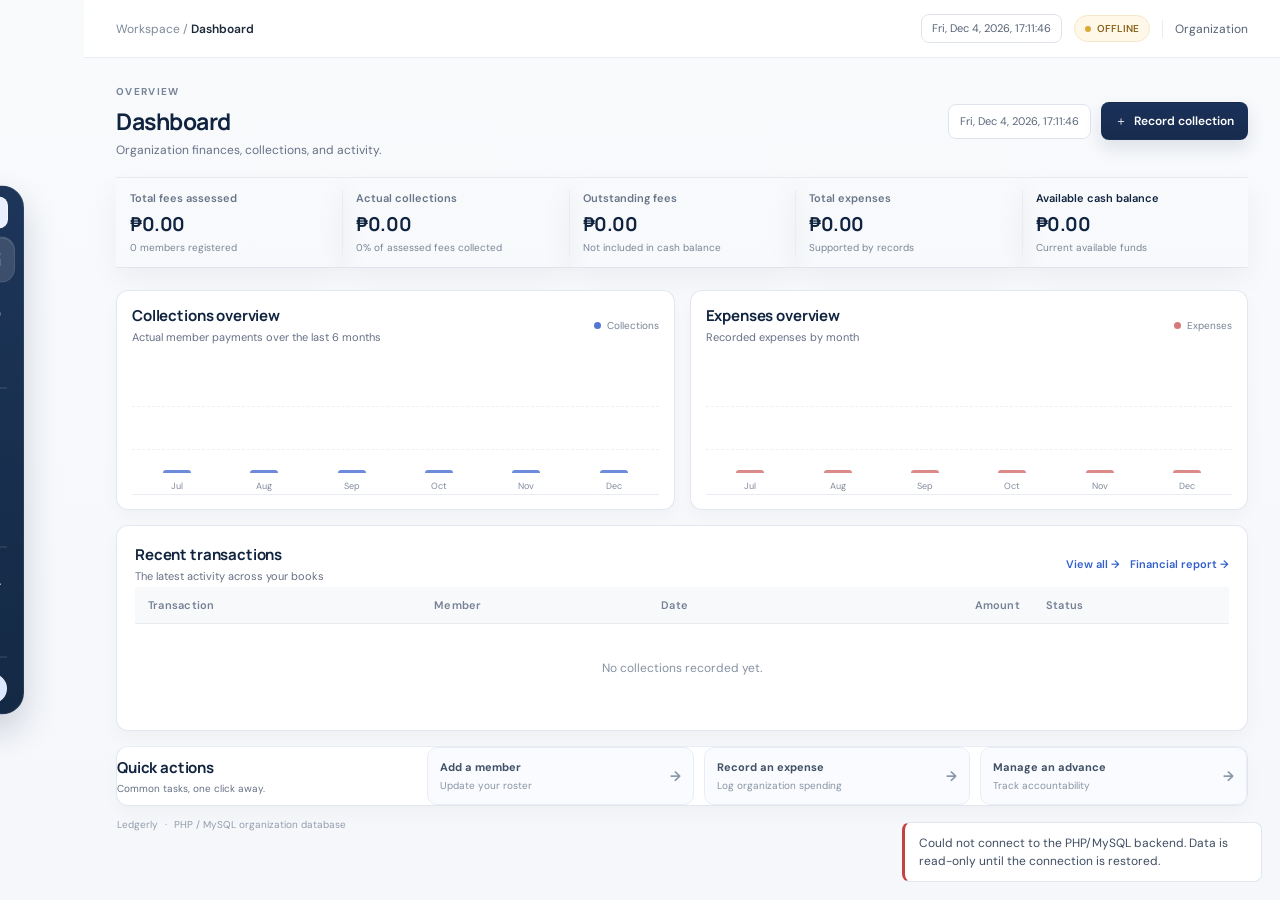
<file: index.html>
<!doctype html>
<html lang="en">
<head>
  <meta charset="utf-8">
  <meta name="viewport" content="width=device-width, initial-scale=1">
  <meta name="theme-color" content="#f5f7fb">
  <meta name="description" content="A school organization accounting dashboard backed by PHP and MySQL.">
  <title>Dashboard · Ledgerly</title>
  <link rel="stylesheet" href="assets/css/style.css">
</head>
<body data-page="dashboard">
  <div class="app-layout">
    <aside class="sidebar" id="sidebar"></aside>
    <div class="app-main">
      <header class="topbar" id="topbar"></header>
      <main class="page-content" id="page-content">
        <section class="page-heading">
          <div><p class="eyebrow">OVERVIEW</p><h1>Dashboard</h1><p class="muted">Organization finances, collections, and activity.</p></div>
          <div class="heading-actions"><span class="date-pill" id="today-label"></span><a class="button button-primary" href="pages/collections.html"><span aria-hidden="true">＋</span> Record collection</a></div>
        </section>
        <section class="metric-grid dashboard-metrics" aria-label="Financial summary">
          <article class="metric-card"><div class="metric-top"><span>Total fees assessed</span><span class="metric-icon icon-blue">₱</span></div><strong id="metric-assessed">—</strong><small>Membership fees for all members</small><div class="metric-foot"><span class="dot dot-blue"></span><span>0 members registered</span></div></article>
          <article class="metric-card"><div class="metric-top"><span>Actual collections</span><span class="metric-icon icon-green">↗</span></div><strong id="metric-collected">—</strong><small>Cash received from members</small><div class="metric-foot"><span class="dot dot-green"></span><span id="collection-rate">—</span></div></article>
          <article class="metric-card"><div class="metric-top"><span>Outstanding fees</span><span class="metric-icon icon-amber">◷</span></div><strong id="metric-outstanding">—</strong><small>Assessed but not yet collected</small><div class="metric-foot"><span class="dot dot-amber"></span><span>Not included in cash balance</span></div></article>
          <article class="metric-card"><div class="metric-top"><span>Total expenses</span><span class="metric-icon icon-red">↘</span></div><strong id="metric-expenses">—</strong><small>Including liquidated advances</small><div class="metric-foot"><span class="dot dot-red"></span><span>Supported by records</span></div></article>
          <article class="metric-card metric-card-featured"><div class="metric-top"><span>Available cash balance</span><span class="metric-icon icon-white">₱</span></div><strong id="metric-cash">—</strong><small>Collections less expenses and outstanding advances</small><div class="metric-foot"><span class="dot dot-white"></span><span>Current available funds</span></div></article>
        </section>
        <section class="dashboard-grid">
          <article class="panel chart-panel"><div class="panel-heading"><div><h2>Collections overview</h2><p class="muted">Actual member payments over the last 6 months</p></div><span class="legend"><i class="legend-dot collection-dot"></i> Collections</span></div><div class="bar-chart" id="collection-chart" role="img" aria-label="Monthly collections bar chart"></div></article>
          <article class="panel chart-panel"><div class="panel-heading"><div><h2>Expenses overview</h2><p class="muted">Recorded expenses by month</p></div><span class="legend"><i class="legend-dot expense-dot"></i> Expenses</span></div><div class="bar-chart" id="expense-chart" role="img" aria-label="Monthly expenses bar chart"></div></article>
        </section>
        <section class="dashboard-grid lower-grid">
          <article class="panel"><div class="panel-heading"><div><h2>Recent transactions</h2><p class="muted">The latest activity across your books</p></div><div class="heading-actions"><a class="text-link" href="pages/collections.html">View all <span aria-hidden="true">→</span></a><a class="text-link" href="pages/reports.html">Financial report <span aria-hidden="true">→</span></a></div></div><div class="table-wrap"><table><thead><tr><th>Transaction</th><th>Member</th><th>Date</th><th class="align-right">Amount</th><th>Status</th></tr></thead><tbody id="recent-transactions"></tbody></table></div></article>
        </section>
        <section class="panel quick-actions"><div><h2>Quick actions</h2><p class="muted">Common tasks, one click away.</p></div><div class="quick-action-list"><a href="pages/members.html"><span class="quick-icon">＋</span><span><strong>Add a member</strong><small>Update your roster</small></span><b>→</b></a><a href="pages/expenses.html"><span class="quick-icon quick-icon-red">−</span><span><strong>Record an expense</strong><small>Log organization spending</small></span><b>→</b></a><a href="pages/cash-advances.html"><span class="quick-icon quick-icon-amber">↗</span><span><strong>Manage an advance</strong><small>Track accountability</small></span><b>→</b></a></div></section>
        <footer class="page-footer">Ledgerly <span>·</span> PHP / MySQL organization database</footer>
      </main>
    </div>
  </div>
  <div id="toast-region" class="toast-region" aria-live="polite" aria-atomic="true"></div>
  <dialog id="app-modal" class="app-modal" aria-labelledby="modal-title"><div class="modal-content" id="modal-content"></div></dialog>
  <script src="assets/js/data.js"></script><script src="assets/js/app.js"></script><script src="assets/js/dashboard.js"></script>
</body>
</html>
</file>
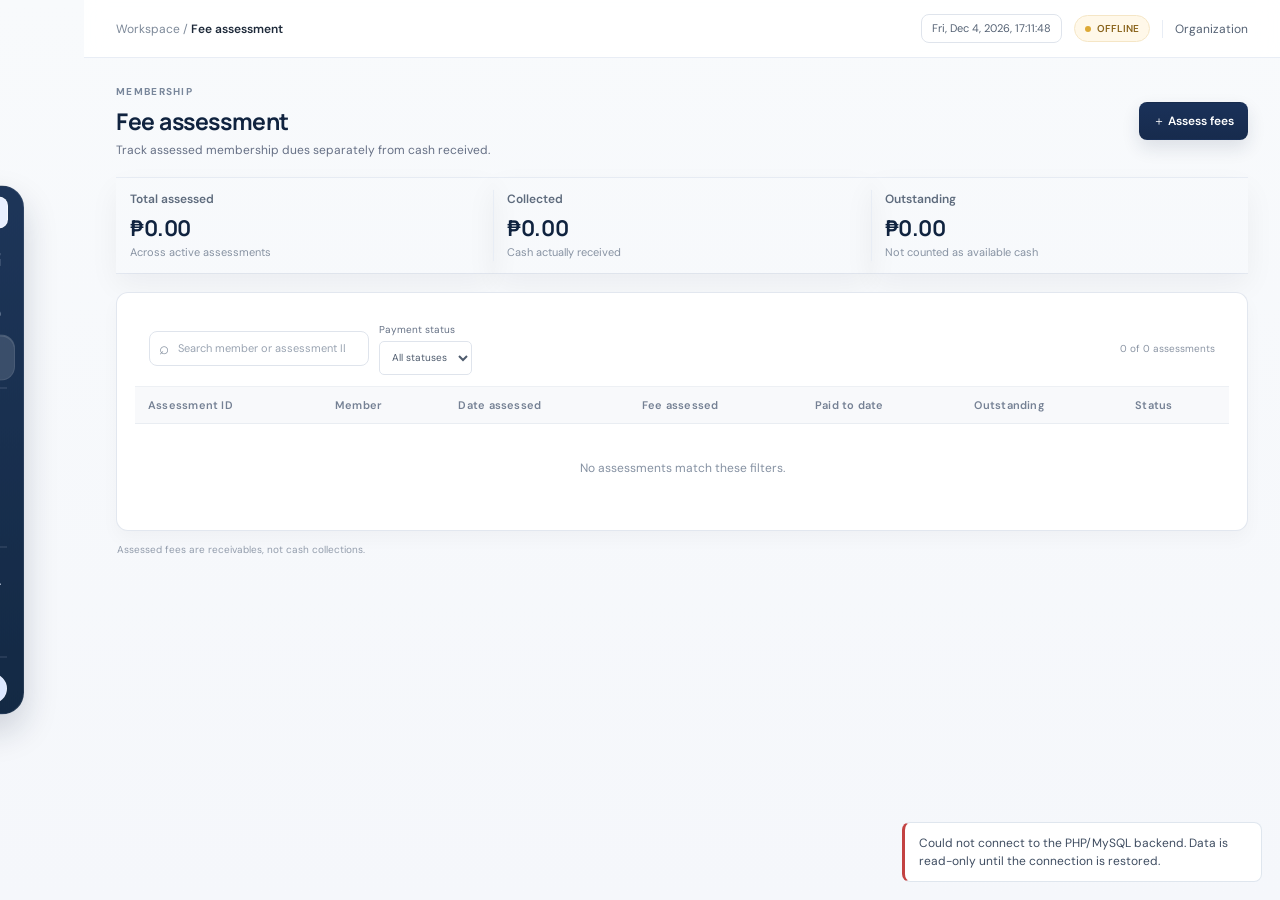
<file: pages/assessments.html>
<!doctype html>
<html lang="en">
<head><meta charset="utf-8"><meta name="viewport" content="width=device-width, initial-scale=1"><meta name="theme-color" content="#f5f7fb"><title>Fee Assessment · Ledgerly</title><link rel="stylesheet" href="../assets/css/style.css"></head>
<body data-page="assessments">
  <div class="app-layout"><aside class="sidebar" id="sidebar"></aside><div class="app-main"><header class="topbar" id="topbar"></header><main class="page-content" id="page-content">
    <section class="page-heading"><div><p class="eyebrow">MEMBERSHIP</p><h1>Fee assessment</h1><p class="muted">Track assessed membership dues separately from cash received.</p></div><button class="button button-primary" data-action="assess-fees">＋ Assess fees</button></section>
    <section class="metric-grid metric-grid-compact"><article class="metric-card"><div class="metric-top"><span>Total assessed</span><span class="metric-icon icon-blue">₱</span></div><strong id="assessment-total">—</strong><small>Across active assessments</small></article><article class="metric-card"><div class="metric-top"><span>Collected</span><span class="metric-icon icon-green">✓</span></div><strong id="assessment-paid">—</strong><small>Cash actually received</small></article><article class="metric-card"><div class="metric-top"><span>Outstanding</span><span class="metric-icon icon-amber">◷</span></div><strong id="assessment-due">—</strong><small>Not counted as available cash</small></article></section>
    <section class="panel"><div class="toolbar"><div class="search-field"><span aria-hidden="true">⌕</span><input id="assessment-search" type="search" placeholder="Search member or assessment ID" aria-label="Search assessments"></div><label class="filter-label">Payment status<select id="assessment-filter"><option value="">All statuses</option><option value="Paid">Paid</option><option value="Unpaid">Unpaid</option><option value="Partial">Partial</option></select></label><span class="toolbar-count" id="assessment-count"></span></div><div class="table-wrap"><table><thead><tr><th>Assessment ID</th><th>Member</th><th>Date assessed</th><th>Fee assessed</th><th>Paid to date</th><th>Outstanding</th><th>Status</th></tr></thead><tbody id="assessments-table"></tbody></table></div><div class="empty-state hidden" id="assessments-empty">No assessments match these filters.</div></section><footer class="page-footer">Assessed fees are receivables, not cash collections.</footer>
  </main></div></div><div id="toast-region" class="toast-region" aria-live="polite" aria-atomic="true"></div><dialog id="app-modal" class="app-modal" aria-labelledby="modal-title"><div class="modal-content" id="modal-content"></div></dialog>
  <script src="../assets/js/data.js"></script><script src="../assets/js/app.js"></script><script src="../assets/js/assessments.js"></script>
</body></html>
</file>
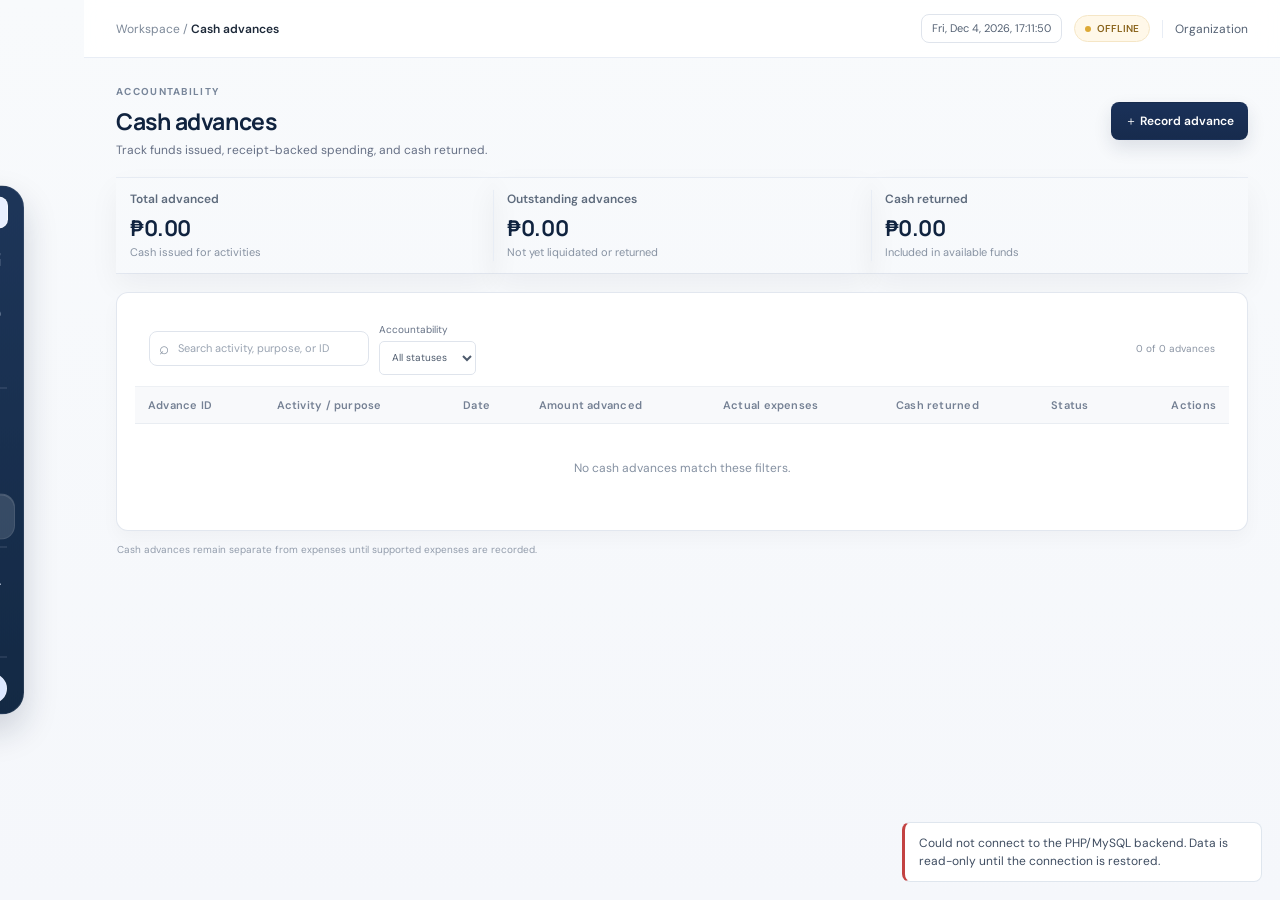
<file: pages/cash-advances.html>
<!doctype html>
<html lang="en">
<head><meta charset="utf-8"><meta name="viewport" content="width=device-width, initial-scale=1"><meta name="theme-color" content="#f5f7fb"><title>Cash Advances · Ledgerly</title><link rel="stylesheet" href="../assets/css/style.css"></head>
<body data-page="cash-advances">
  <div class="app-layout"><aside class="sidebar" id="sidebar"></aside><div class="app-main"><header class="topbar" id="topbar"></header><main class="page-content" id="page-content">
    <section class="page-heading"><div><p class="eyebrow">ACCOUNTABILITY</p><h1>Cash advances</h1><p class="muted">Track funds issued, receipt-backed spending, and cash returned.</p></div><button class="button button-primary" data-action="add-advance">＋ Record advance</button></section>
    <section class="metric-grid metric-grid-compact"><article class="metric-card"><div class="metric-top"><span>Total advanced</span><span class="metric-icon icon-blue">₱</span></div><strong id="advance-total">—</strong><small>Cash issued for activities</small></article><article class="metric-card"><div class="metric-top"><span>Outstanding advances</span><span class="metric-icon icon-amber">◷</span></div><strong id="advance-outstanding">—</strong><small>Not yet liquidated or returned</small></article><article class="metric-card"><div class="metric-top"><span>Cash returned</span><span class="metric-icon icon-green">↩</span></div><strong id="advance-returned">—</strong><small>Included in available funds</small></article></section>
    <section class="panel"><div class="toolbar"><div class="search-field"><span aria-hidden="true">⌕</span><input id="advance-search" type="search" placeholder="Search activity, purpose, or ID" aria-label="Search cash advances"></div><label class="filter-label">Accountability<select id="advance-filter"><option value="">All statuses</option><option value="Settled">Settled</option><option value="Outstanding">Outstanding</option><option value="Overdrawn">Overdrawn</option></select></label><span class="toolbar-count" id="advance-count"></span></div><div class="table-wrap"><table><thead><tr><th>Advance ID</th><th>Activity / purpose</th><th>Date</th><th>Amount advanced</th><th>Actual expenses</th><th>Cash returned</th><th>Status</th><th class="align-right">Actions</th></tr></thead><tbody id="advances-table"></tbody></table></div><div class="empty-state hidden" id="advances-empty">No cash advances match these filters.</div></section><footer class="page-footer">Cash advances remain separate from expenses until supported expenses are recorded.</footer>
  </main></div></div><div id="toast-region" class="toast-region" aria-live="polite" aria-atomic="true"></div><dialog id="app-modal" class="app-modal" aria-labelledby="modal-title"><div class="modal-content" id="modal-content"></div></dialog>
  <script src="../assets/js/data.js"></script><script src="../assets/js/app.js"></script><script src="../assets/js/cash-advances.js"></script>
</body></html>
</file>
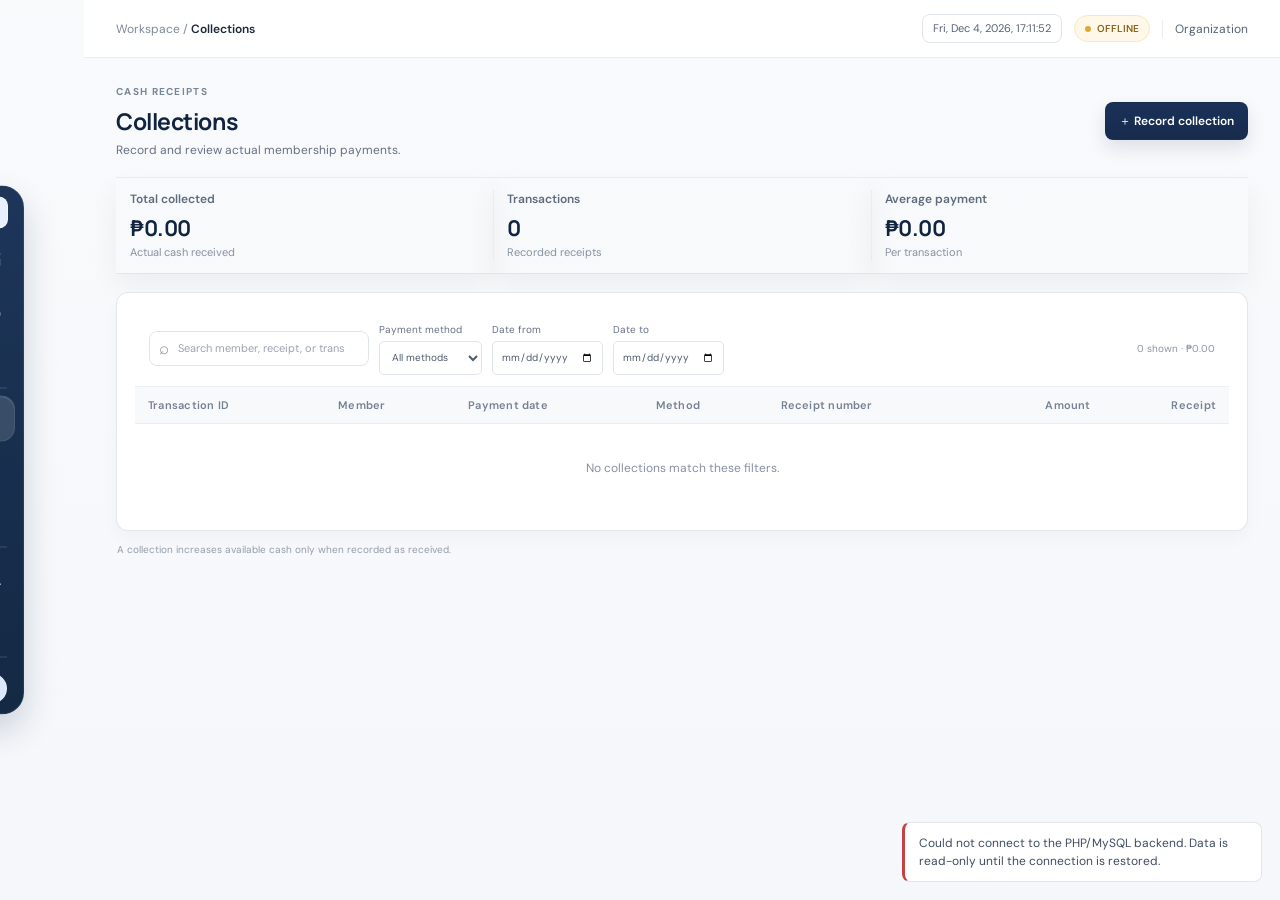
<file: pages/collections.html>
<!doctype html>
<html lang="en">
<head><meta charset="utf-8"><meta name="viewport" content="width=device-width, initial-scale=1"><meta name="theme-color" content="#f5f7fb"><title>Collections · Ledgerly</title><link rel="stylesheet" href="../assets/css/style.css"></head>
<body data-page="collections">
  <div class="app-layout"><aside class="sidebar" id="sidebar"></aside><div class="app-main"><header class="topbar" id="topbar"></header><main class="page-content" id="page-content">
    <section class="page-heading"><div><p class="eyebrow">CASH RECEIPTS</p><h1>Collections</h1><p class="muted">Record and review actual membership payments.</p></div><button class="button button-primary" data-action="add-collection">＋ Record collection</button></section>
    <section class="metric-grid metric-grid-compact"><article class="metric-card"><div class="metric-top"><span>Total collected</span><span class="metric-icon icon-green">₱</span></div><strong id="collection-total">—</strong><small>Actual cash received</small></article><article class="metric-card"><div class="metric-top"><span>Transactions</span><span class="metric-icon icon-blue">↗</span></div><strong id="collection-count">—</strong><small>Recorded receipts</small></article><article class="metric-card"><div class="metric-top"><span>Average payment</span><span class="metric-icon icon-purple">≈</span></div><strong id="collection-average">—</strong><small>Per transaction</small></article></section>
    <section class="panel"><div class="toolbar"><div class="search-field"><span aria-hidden="true">⌕</span><input id="collection-search" type="search" placeholder="Search member, receipt, or transaction" aria-label="Search collections"></div><label class="filter-label">Payment method<select id="collection-method-filter"><option value="">All methods</option><option>Cash</option><option>GCash</option><option>Bank transfer</option></select></label><label class="filter-label">Date from<input id="collection-from" type="date" aria-label="Collections from date"></label><label class="filter-label">Date to<input id="collection-to" type="date" aria-label="Collections to date"></label><span class="toolbar-count" id="collection-visible-count"></span></div><div class="table-wrap"><table><thead><tr><th>Transaction ID</th><th>Member</th><th>Payment date</th><th>Method</th><th>Receipt number</th><th class="align-right">Amount</th><th class="align-right">Receipt</th></tr></thead><tbody id="collections-table"></tbody></table></div><div class="empty-state hidden" id="collections-empty">No collections match these filters.</div></section><footer class="page-footer">A collection increases available cash only when recorded as received.</footer>
  </main></div></div><div id="toast-region" class="toast-region" aria-live="polite" aria-atomic="true"></div><dialog id="app-modal" class="app-modal" aria-labelledby="modal-title"><div class="modal-content" id="modal-content"></div></dialog>
  <script src="../assets/js/data.js"></script><script src="../assets/js/app.js"></script><script src="../assets/js/collections.js"></script>
</body></html>
</file>
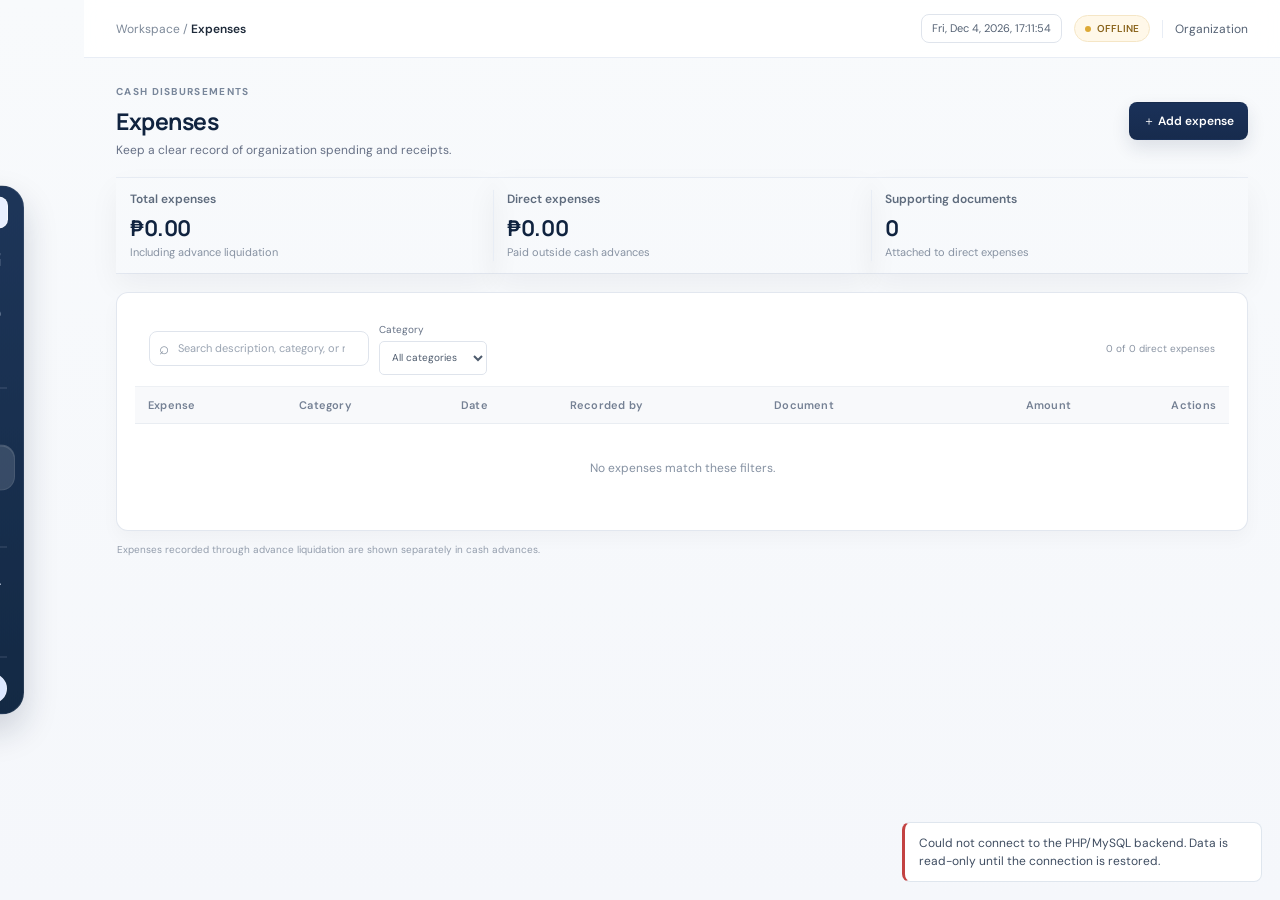
<file: pages/expenses.html>
<!doctype html>
<html lang="en">
<head><meta charset="utf-8"><meta name="viewport" content="width=device-width, initial-scale=1"><meta name="theme-color" content="#f5f7fb"><title>Expenses · Ledgerly</title><link rel="stylesheet" href="../assets/css/style.css"></head>
<body data-page="expenses">
  <div class="app-layout"><aside class="sidebar" id="sidebar"></aside><div class="app-main"><header class="topbar" id="topbar"></header><main class="page-content" id="page-content">
    <section class="page-heading"><div><p class="eyebrow">CASH DISBURSEMENTS</p><h1>Expenses</h1><p class="muted">Keep a clear record of organization spending and receipts.</p></div><button class="button button-primary" data-action="add-expense">＋ Add expense</button></section>
    <section class="metric-grid metric-grid-compact"><article class="metric-card"><div class="metric-top"><span>Total expenses</span><span class="metric-icon icon-red">₱</span></div><strong id="expense-total">—</strong><small>Including advance liquidation</small></article><article class="metric-card"><div class="metric-top"><span>Direct expenses</span><span class="metric-icon icon-blue">↘</span></div><strong id="expense-direct">—</strong><small>Paid outside cash advances</small></article><article class="metric-card"><div class="metric-top"><span>Supporting documents</span><span class="metric-icon icon-green">▤</span></div><strong id="expense-documents">—</strong><small>Attached to direct expenses</small></article></section>
    <section class="panel"><div class="toolbar"><div class="search-field"><span aria-hidden="true">⌕</span><input id="expense-search" type="search" placeholder="Search description, category, or recorder" aria-label="Search expenses"></div><label class="filter-label">Category<select id="expense-category-filter"><option value="">All categories</option><option>Events</option><option>Supplies</option><option>Transportation</option><option>Food</option><option>Other</option></select></label><span class="toolbar-count" id="expense-count"></span></div><div class="table-wrap"><table><thead><tr><th>Expense</th><th>Category</th><th>Date</th><th>Recorded by</th><th>Document</th><th class="align-right">Amount</th><th class="align-right">Actions</th></tr></thead><tbody id="expenses-table"></tbody></table></div><div class="empty-state hidden" id="expenses-empty">No expenses match these filters.</div></section><footer class="page-footer">Expenses recorded through advance liquidation are shown separately in cash advances.</footer>
  </main></div></div><div id="toast-region" class="toast-region" aria-live="polite" aria-atomic="true"></div><dialog id="app-modal" class="app-modal" aria-labelledby="modal-title"><div class="modal-content" id="modal-content"></div></dialog>
  <script src="../assets/js/data.js"></script><script src="../assets/js/app.js"></script><script src="../assets/js/expenses.js"></script>
</body></html>
</file>
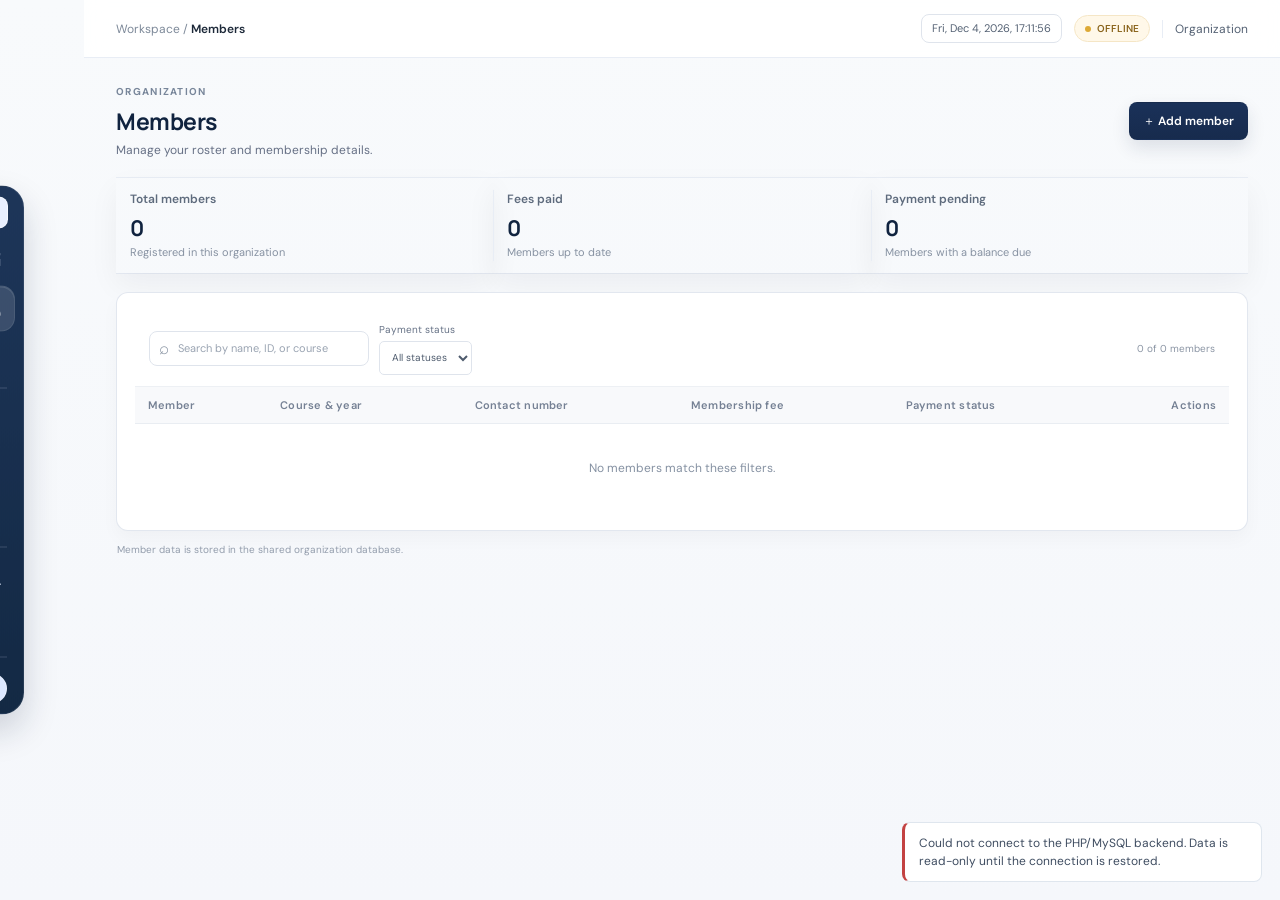
<file: pages/members.html>
<!doctype html>
<html lang="en">
<head><meta charset="utf-8"><meta name="viewport" content="width=device-width, initial-scale=1"><meta name="theme-color" content="#f5f7fb"><title>Members · Ledgerly</title><link rel="stylesheet" href="../assets/css/style.css"></head>
<body data-page="members">
  <div class="app-layout"><aside class="sidebar" id="sidebar"></aside><div class="app-main"><header class="topbar" id="topbar"></header><main class="page-content" id="page-content">
    <section class="page-heading"><div><p class="eyebrow">ORGANIZATION</p><h1>Members</h1><p class="muted">Manage your roster and membership details.</p></div><button class="button button-primary" data-action="add-member">＋ Add member</button></section>
    <section class="metric-grid metric-grid-compact"><article class="metric-card"><div class="metric-top"><span>Total members</span><span class="metric-icon icon-blue">M</span></div><strong id="member-total">—</strong><small>Registered in this organization</small></article><article class="metric-card"><div class="metric-top"><span>Fees paid</span><span class="metric-icon icon-green">✓</span></div><strong id="member-paid">—</strong><small>Members up to date</small></article><article class="metric-card"><div class="metric-top"><span>Payment pending</span><span class="metric-icon icon-amber">◷</span></div><strong id="member-pending">—</strong><small>Members with a balance due</small></article></section>
    <section class="panel"><div class="toolbar"><div class="search-field"><span aria-hidden="true">⌕</span><input id="member-search" type="search" placeholder="Search by name, ID, or course" aria-label="Search members"></div><label class="filter-label">Payment status<select id="member-status-filter"><option value="">All statuses</option><option value="Paid">Paid</option><option value="Unpaid">Unpaid</option><option value="Partial">Partial</option></select></label><span class="toolbar-count" id="member-count"></span></div><div class="table-wrap"><table><thead><tr><th>Member</th><th>Course &amp; year</th><th>Contact number</th><th>Membership fee</th><th>Payment status</th><th class="align-right">Actions</th></tr></thead><tbody id="members-table"></tbody></table></div><div class="empty-state hidden" id="members-empty">No members match these filters.</div></section><footer class="page-footer">Member data is stored in the shared organization database.</footer>
  </main></div></div><div id="toast-region" class="toast-region" aria-live="polite" aria-atomic="true"></div><dialog id="app-modal" class="app-modal" aria-labelledby="modal-title"><div class="modal-content" id="modal-content"></div></dialog>
  <script src="../assets/js/data.js"></script><script src="../assets/js/app.js"></script><script src="../assets/js/members.js"></script>
</body></html>
</file>
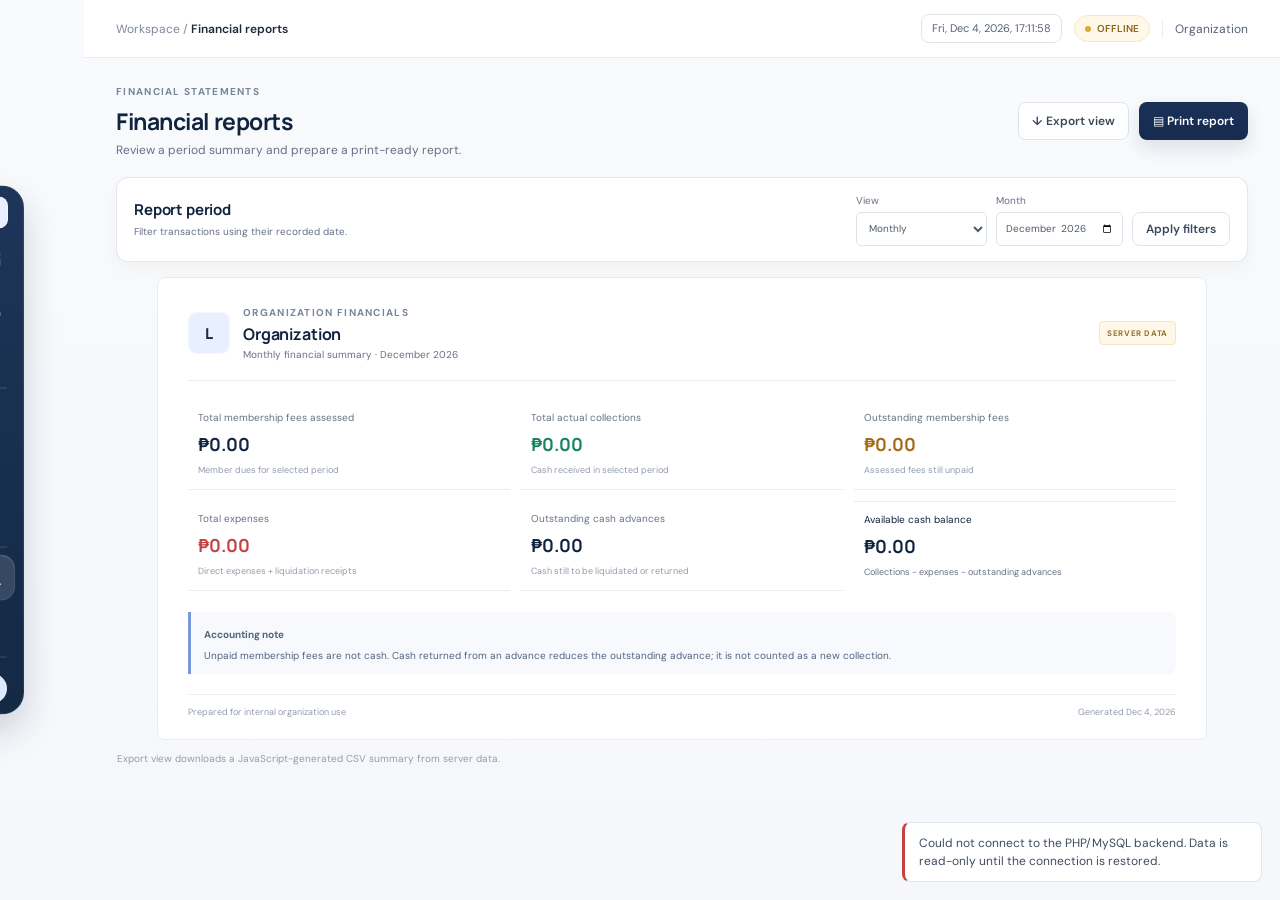
<file: pages/reports.html>
<!doctype html>
<html lang="en">
<head><meta charset="utf-8"><meta name="viewport" content="width=device-width, initial-scale=1"><meta name="theme-color" content="#f5f7fb"><title>Financial Reports · Ledgerly</title><link rel="stylesheet" href="../assets/css/style.css"></head>
<body data-page="reports">
  <div class="app-layout"><aside class="sidebar" id="sidebar"></aside><div class="app-main"><header class="topbar" id="topbar"></header><main class="page-content" id="page-content">
    <section class="page-heading"><div><p class="eyebrow">FINANCIAL STATEMENTS</p><h1>Financial reports</h1><p class="muted">Review a period summary and prepare a print-ready report.</p></div><div class="heading-actions"><button class="button button-secondary" data-action="export-report">↓ Export view</button><button class="button button-primary" data-action="print-report">▤ Print report</button></div></section>
    <section class="panel report-controls"><div><h2>Report period</h2><p class="muted">Filter transactions using their recorded date.</p></div><div class="report-filters"><label class="filter-label">View<select id="report-view"><option value="monthly">Monthly</option><option value="annual">Annual</option><option value="custom">Custom date range</option></select></label><label class="filter-label" id="period-label">Month<input id="report-month" type="month"></label><label class="filter-label hidden" id="from-label">From<input id="report-from" type="date"></label><label class="filter-label hidden" id="to-label">To<input id="report-to" type="date"></label><button class="button button-secondary" id="apply-report">Apply filters</button></div></section>
    <section class="report-sheet" id="report-sheet"><div class="report-header"><div class="brand-mark brand-mark-small">L</div><div><p class="eyebrow">ORGANIZATION FINANCIALS</p><h2 id="report-org-name">Organization</h2><p class="muted" id="report-period-title">Monthly financial summary</p></div><span class="report-draft">SERVER DATA</span></div><div class="report-summary-grid"><article><span>Total membership fees assessed</span><strong id="report-assessed">—</strong><small>Member dues for selected period</small></article><article><span>Total actual collections</span><strong class="text-green" id="report-collected">—</strong><small>Cash received in selected period</small></article><article><span>Outstanding membership fees</span><strong class="text-amber" id="report-outstanding">—</strong><small>Assessed fees still unpaid</small></article><article><span>Total expenses</span><strong class="text-red" id="report-expenses">—</strong><small>Direct expenses + liquidation receipts</small></article><article><span>Outstanding cash advances</span><strong id="report-advances">—</strong><small>Cash still to be liquidated or returned</small></article><article class="report-cash-card"><span>Available cash balance</span><strong id="report-cash">—</strong><small>Collections − expenses − outstanding advances</small></article></div><div class="report-note"><strong>Accounting note</strong><p>Unpaid membership fees are not cash. Cash returned from an advance reduces the outstanding advance; it is not counted as a new collection.</p></div><div class="report-footer"><span>Prepared for internal organization use</span><span id="report-generated"></span></div></section><footer class="page-footer">Export view downloads a JavaScript-generated CSV summary from server data.</footer>
  </main></div></div><div id="toast-region" class="toast-region" aria-live="polite" aria-atomic="true"></div><dialog id="app-modal" class="app-modal" aria-labelledby="modal-title"><div class="modal-content" id="modal-content"></div></dialog>
  <script src="../assets/js/data.js"></script><script src="../assets/js/app.js"></script><script src="../assets/js/reports.js"></script>
</body></html>
</file>
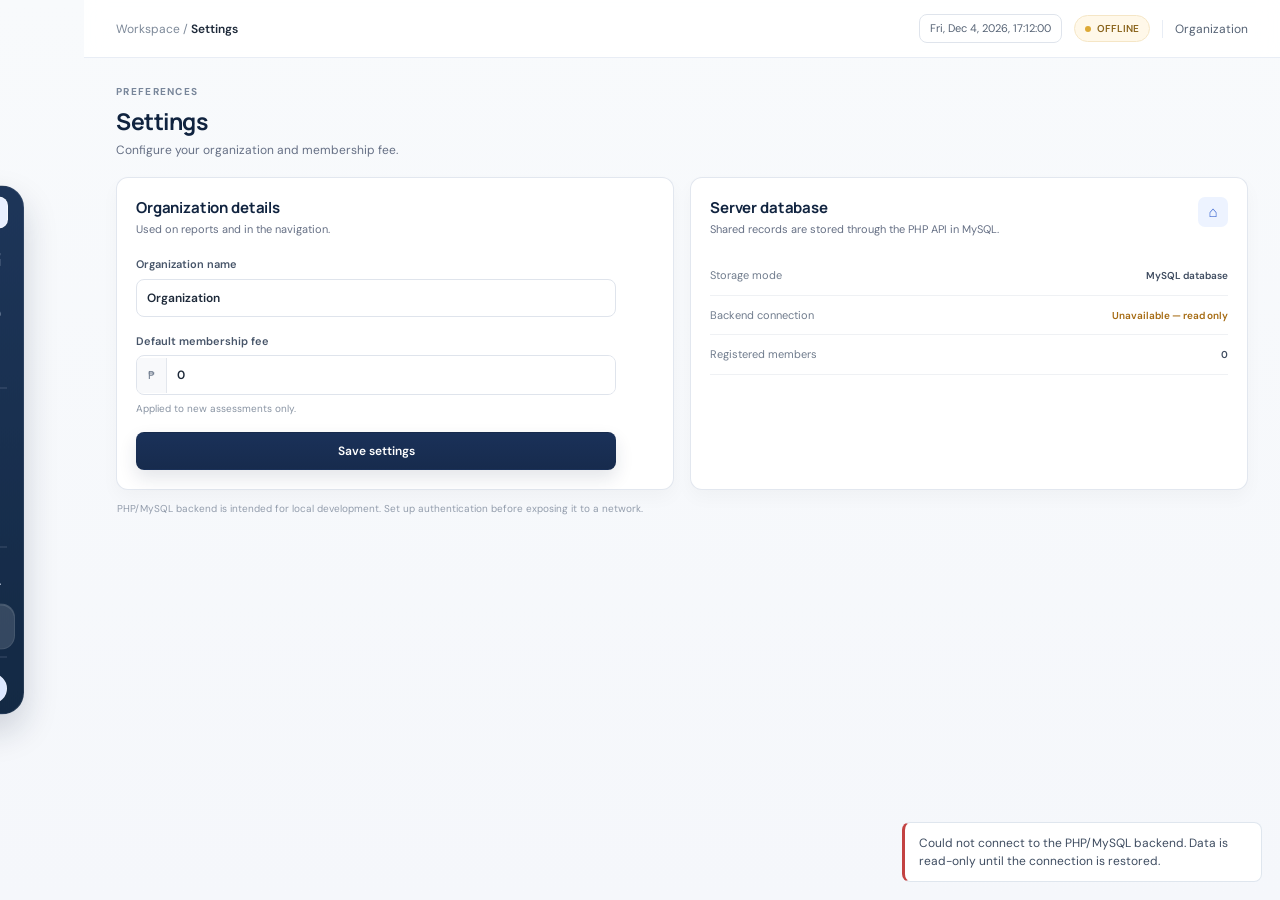
<file: pages/settings.html>
<!doctype html>
<html lang="en">
<head><meta charset="utf-8"><meta name="viewport" content="width=device-width, initial-scale=1"><meta name="theme-color" content="#f5f7fb"><title>Settings · Ledgerly</title><link rel="stylesheet" href="../assets/css/style.css"></head>
<body data-page="settings">
  <div class="app-layout"><aside class="sidebar" id="sidebar"></aside><div class="app-main"><header class="topbar" id="topbar"></header><main class="page-content" id="page-content">
    <section class="page-heading"><div><p class="eyebrow">PREFERENCES</p><h1>Settings</h1><p class="muted">Configure your organization and membership fee.</p></div></section>
    <section class="settings-grid"><article class="panel settings-panel"><div class="panel-heading"><div><h2>Organization details</h2><p class="muted">Used on reports and in the navigation.</p></div></div><form id="organization-form" class="form-stack"><label class="field-label">Organization name<input name="organization" required maxlength="80"></label><label class="field-label">Default membership fee <span class="field-suffix"><span>₱</span><input name="fee" type="number" min="0" step="0.01" required></span><small>Applied to new assessments only.</small></label><button class="button button-primary" type="submit">Save settings</button></form></article><article class="panel settings-panel"><div class="panel-heading"><div><h2>Server database</h2><p class="muted">Shared records are stored through the PHP API in MySQL.</p></div><span class="metric-icon icon-blue">⌂</span></div><div class="settings-info"><div><span>Storage mode</span><strong>MySQL database</strong></div><div><span>Backend connection</span><strong class="text-amber" id="backend-status">Connecting…</strong></div><div><span>Registered members</span><strong id="member-record-count">0</strong></div></div></article></section><footer class="page-footer">PHP/MySQL backend is intended for local development. Set up authentication before exposing it to a network.</footer>
  </main></div></div><div id="toast-region" class="toast-region" aria-live="polite" aria-atomic="true"></div><dialog id="app-modal" class="app-modal" aria-labelledby="modal-title"><div class="modal-content" id="modal-content"></div></dialog>
  <script src="../assets/js/data.js"></script><script src="../assets/js/app.js"></script><script src="../assets/js/settings.js"></script>
</body></html>
</file>
<file: assets/css/style.css>
@import url("https://fonts.googleapis.com/css2?family=DM+Sans:wght@400;500;600;700&family=Manrope:wght@500;600;700;800&display=swap");

/* Ledgerly — flat data-dashboard theme (single source of truth). */
:root {
  color-scheme: light;
  --navy: #172b4d;
  --navy-strong: #10233f;
  --blue: #315fce;
  --blue-soft: #edf3ff;
  --ink: #1d2939;
  --muted: #667085;
  --muted-light: #98a2b3;
  --line: #e8edf5;
  --canvas: #f5f7fb;
  --surface: #ffffff;
  --surface-alt: #f8f9fb;
  --green: #16835d;
  --green-soft: #e9f7f0;
  --red: #c34242;
  --red-soft: #fff0ef;
  --amber: #a56a11;
  --amber-soft: #fff6e6;
  --purple: #7658bd;
  --radius: 12px;
  --radius-sm: 8px;
  --shadow-soft: 0 12px 28px rgba(15, 23, 42, 0.05);
  --focus: 0 0 0 3px rgba(49, 95, 206, .18);
  --transition: 180ms ease;
  font-family: "DM Sans", "Segoe UI", sans-serif;
  color: var(--ink);
  background: var(--canvas);
  font-synthesis: none;
  text-rendering: optimizeLegibility;
}

*, *::before, *::after { box-sizing: border-box; }
body {
  min-width: 320px; margin: 0; background: linear-gradient(180deg, #f8fafc 0%, var(--canvas) 100%);
  font-size: 14px; line-height: 1.5;
}
body.data-loading .page-content { visibility: hidden; }
button, input, select, textarea { font: inherit; }
button, a, select { -webkit-tap-highlight-color: transparent; }
button { cursor: pointer; }
a { color: inherit; text-decoration: none; }
button:focus-visible, a:focus-visible, input:focus-visible, select:focus-visible, textarea:focus-visible {
  outline: 3px solid rgba(49, 95, 206, .35); outline-offset: 2px;
}
.hidden { display: none !important; }
.muted { color: var(--muted); }
.eyebrow { color: #78869a; font-size: 10px; font-weight: 700; letter-spacing: .13em; margin: 0 0 8px; }
.text-green { color: var(--green) !important; }
.text-red { color: var(--red) !important; }
.text-amber { color: var(--amber) !important; }
.align-right { text-align: right !important; }

/* Layout */
.app-layout { min-height: 100vh; }
.app-main { margin-left: 84px; min-height: 100vh; }
.page-content { margin: 0 auto; max-width: 1520px; padding: 26px 32px 22px; }
.page-heading { align-items: center; display: flex; justify-content: space-between; margin-bottom: 18px; min-height: 58px; gap: 12px; }
h1, h2, h3, p { margin-top: 0; }
h1 { color: var(--navy-strong); font: 700 23px/1.25 "Manrope", "DM Sans", sans-serif; letter-spacing: -.45px; margin: 0 0 5px; }
h2 { color: var(--navy-strong); font: 700 15px/1.4 "Manrope", "DM Sans", sans-serif; letter-spacing: -.15px; margin: 0; }
.page-heading .muted { font-size: 12px; margin: 0; }
.heading-actions { align-items: center; display: flex; gap: 10px; flex-wrap: wrap; }
.page-footer { color: #939dac; font-size: 10px; padding: 11px 1px 0; }
.page-footer span { margin: 0 4px; }

/* Topbar */
.topbar {
  align-items: center; background: rgba(255,255,255,.88); border-bottom: 1px solid var(--line);
  backdrop-filter: blur(10px); display: flex; height: 58px; justify-content: space-between;
  padding: 0 32px; position: sticky; top: 0; z-index: 10;
}
.breadcrumb { color: #7d8999; font-size: 12px; }
.breadcrumb strong { color: var(--ink); font-weight: 600; }
.topbar-right { align-items: center; display: flex; gap: 12px; }
.topbar-clock {
  background: var(--surface); border: 1px solid #dfe4ec; border-radius: var(--radius-sm);
  color: #556274; font-size: 11px; font-variant-numeric: tabular-nums; padding: 5px 10px; white-space: nowrap;
}
.demo-indicator {
  align-items: center; background: #fff8e9; border: 1px solid #f5e6c6; border-radius: 20px;
  color: #8a641c; display: inline-flex; font-size: 10px; font-weight: 600; gap: 6px; padding: 5px 10px;
}
.demo-indicator i { background: #dda935; border-radius: 50%; height: 6px; width: 6px; }
.topbar-org { border-left: 1px solid var(--line); color: #556274; font-size: 12px; padding-left: 12px; }
.menu-toggle { background: transparent; border: 0; color: var(--navy); display: none; font-size: 21px; height: 40px; width: 40px; }

/* Floating navigation dock */
.sidebar {
  align-items: center; background: linear-gradient(180deg, #1d3559 0%, #132944 100%);
  border: 1px solid rgba(255,255,255,.08); border-radius: 22px; box-shadow: 0 16px 34px rgba(16, 35, 63, 0.18);
  bottom: auto; color: #d3dced; display: flex; flex-direction: column; height: max-content;
  left: 16px; max-height: calc(100vh - 32px); overflow: visible; padding: 10px 7px;
  position: fixed; top: 50%; transform: translateY(-50%); width: 64px; z-index: 20;
}
.brand { align-items: center; display: flex; gap: 11px; justify-content: center; margin: 0 0 8px; position: relative; }
.brand > span:last-child, .sidebar-bottom .demo-note, .profile-row > span:last-child, .nav-caption { display: none; }
.brand-mark {
  align-items: center; background: #e8efff; border: 1px solid rgba(255,255,255,.5); border-radius: 9px;
  color: var(--navy); display: inline-flex; flex: 0 0 32px; font: 800 15px/1 "Manrope", sans-serif;
  height: 32px; justify-content: center;
}
.side-nav { display: grid; gap: 3px; justify-items: center; }
.nav-link {
  align-items: center; background: transparent; border: 1px solid transparent; border-radius: 14px;
  color: #d3deef; display: flex; height: 46px; justify-content: center; min-height: 46px; padding: 0;
  position: relative; transition: background var(--transition), color var(--transition), transform var(--transition), border-color var(--transition); width: 46px;
}
.nav-link:hover, .nav-link:focus-visible { background: rgba(255,255,255,.08); color: #fff; transform: translateX(1px); }
.nav-link.active { background: rgba(255,255,255,.14); border-color: rgba(255,255,255,.08); color: #fff; box-shadow: inset 0 1px 0 rgba(255,255,255,.12); }
.nav-link.active::before {
  background: #d6e5ff; border-radius: 2px; content: ""; height: 14px; left: -7px;
  position: absolute; top: 50%; transform: translateY(-50%); width: 2px;
}
.nav-icon { align-items: center; color: #d0dbee; display: inline-flex; height: 22px; justify-content: center; width: 22px; }
.nav-icon svg { fill: none; height: 20px; stroke: currentColor; stroke-linecap: round; stroke-linejoin: round; stroke-width: 1.6; width: 20px; }
.nav-link.active .nav-icon { color: #fff; }
.nav-link > span:last-child {
  clip: rect(0,0,0,0); clip-path: inset(50%); height: 1px; overflow: hidden; position: absolute; white-space: nowrap; width: 1px;
}
.nav-link::after, .brand::after, .profile-row .avatar::after {
  background: #fff; border: 1px solid var(--line); border-radius: 6px; color: #27364b;
  font-size: 11px; font-weight: 600; left: calc(100% + 12px); opacity: 0; padding: 6px 9px;
  pointer-events: none; position: absolute; top: 50%; transform: translate(-4px, -50%);
  transition: opacity var(--transition), transform var(--transition); white-space: nowrap; z-index: 30;
}
.nav-link::after { content: attr(data-tooltip); }
.brand::after { content: "Dashboard"; }
.profile-row .avatar { position: relative; }
.profile-row .avatar::after { content: attr(data-tooltip); }
.nav-link:hover::after, .nav-link:focus-visible::after,
.brand:hover::after, .brand:focus-visible::after,
.profile-row .avatar:hover::after, .profile-row .avatar:focus-visible::after { opacity: 1; transform: translate(0, -50%); }
.dock-divider { background: rgba(231,239,251,.18); height: 1px; margin: 7px 3px; width: 30px; }
.sidebar-bottom { margin-top: 4px; }
.profile-row { align-items: center; border: 0; display: flex; justify-content: center; padding: 5px 0 0; }
.avatar {
  align-items: center; background: #dce8ff; border: 1px solid rgba(255,255,255,.35); border-radius: 50%;
  color: #284976; cursor: default; display: inline-flex; flex: 0 0 30px; font-size: 10px; font-weight: 700;
  height: 30px; justify-content: center; width: 30px;
}

/* Buttons / pills */
.date-pill { background: #fff; border: 1px solid #dfe4ec; border-radius: var(--radius-sm); color: #59677a; font-size: 11px; padding: 8px 11px; }
.button {
  align-items: center; border: 1px solid transparent; border-radius: var(--radius-sm); display: inline-flex;
  font-size: 12px; font-weight: 600; gap: 7px; justify-content: center; min-height: 38px; padding: 0 13px;
  transition: background var(--transition), border-color var(--transition), color var(--transition);
}
.button:disabled { cursor: not-allowed; opacity: .55; }
.button-primary {
  background: linear-gradient(180deg, #1a3159 0%, var(--navy) 100%); color: #fff; box-shadow: 0 8px 18px rgba(23, 43, 77, 0.12);
}
.button-primary:hover { background: linear-gradient(180deg, #233f6b 0%, #1a3159 100%); }
.button-secondary { background: #fff; border-color: #dfe4ec; color: #39485c; }
.button-secondary:hover { background: var(--surface-alt); border-color: #bbc8da; }
.button-danger-outline { background: #fff; border-color: #ebcaca; color: var(--red); }
.button-danger-outline:hover { background: var(--red-soft); }
.button-small { min-height: 30px; padding: 0 9px; }
.button-link { background: none; border: 0; color: var(--blue); cursor: pointer; font-size: 12px; padding: 4px; }
.button-link:hover { color: var(--navy); text-decoration: underline; }
.text-link { color: var(--blue); font-size: 11px; font-weight: 600; }
.text-link:hover { text-decoration: underline; }

/* Metrics */
.metric-grid { display: grid; gap: 13px; grid-template-columns: repeat(5, minmax(0, 1fr)); margin-bottom: 17px; }
.metric-grid-compact {
  border-bottom: 1px solid var(--line); border-top: 1px solid var(--line); gap: 0;
  grid-template-columns: repeat(3, minmax(0, 1fr)); margin-bottom: 18px;
}
.metric-card {
  background: var(--surface); border: 1px solid rgba(218, 225, 235, 0.9); border-radius: var(--radius);
  box-shadow: var(--shadow-soft); min-width: 0; padding: 14px; transition: transform var(--transition), box-shadow var(--transition);
}
.metric-card:hover { transform: translateY(-1px); box-shadow: 0 16px 28px rgba(15, 23, 42, 0.06); }
.metric-grid-compact .metric-card { background: transparent; border: 0; border-radius: 0; padding: 12px 14px; position: relative; }
.metric-grid-compact .metric-card + .metric-card::before {
  background: var(--line); content: ""; left: 0; position: absolute; top: 12px; bottom: 12px; width: 1px;
}
.metric-top { align-items: center; color: #5e6b7d; display: flex; font-size: 11px; font-weight: 600; justify-content: space-between; }
.metric-grid-compact .metric-top { font-size: 12px; }
.metric-card > strong {
  color: var(--navy-strong); display: block; font: 700 clamp(19px, 1.6vw, 23px)/1.3 "Manrope", sans-serif;
  letter-spacing: -.45px; margin: 11px 0 2px; overflow-wrap: anywhere;
}
.metric-grid-compact .metric-card > strong { font-size: clamp(19px, 1.7vw, 22px); margin: 6px 0 2px; }
.metric-card > small { color: #8792a2; display: block; font-size: 10px; min-height: 16px; }
.metric-grid-compact .metric-card > small { font-size: 11px; min-height: 0; }
.metric-icon { align-items: center; border-radius: 7px; display: inline-flex; font-size: 15px; font-weight: 700; height: 30px; justify-content: center; width: 30px; }
.metric-grid:not(.dashboard-metrics) .metric-icon, .metric-grid-compact .metric-icon { display: none; }
.icon-blue { background: var(--blue-soft); color: var(--blue); }
.icon-green { background: var(--green-soft); color: var(--green); }
.icon-red { background: var(--red-soft); color: var(--red); }
.icon-amber { background: var(--amber-soft); color: var(--amber); }
.icon-purple { background: #f3efff; color: var(--purple); }
.icon-white { background: rgba(255,255,255,.16); color: #fff; }
.metric-foot { align-items: center; border-top: 1px solid #eef0f4; color: #738092; display: flex; font-size: 10px; gap: 6px; margin-top: 11px; padding-top: 9px; }
.dot { border-radius: 50%; height: 6px; width: 6px; }
.dot-blue { background: #4f76d0; } .dot-green { background: #25a573; } .dot-amber { background: #dfa63d; }
.dot-red { background: #d86767; } .dot-white { background: #b8d2ff; }
.metric-card-featured { background: var(--navy); border-color: var(--navy); }
.metric-card-featured .metric-top, .metric-card-featured > strong { color: #fff; }
.metric-card-featured > small, .metric-card-featured .metric-foot { color: #cad7ec; }
.metric-card-featured .metric-foot { border-color: rgba(255,255,255,.15); }

/* Dashboard metric strip */
body[data-page="dashboard"] .dashboard-metrics {
  border-bottom: 1px solid var(--line); border-top: 1px solid var(--line); gap: 0; margin-bottom: 22px;
}
body[data-page="dashboard"] .dashboard-metrics .metric-card {
  background: transparent; border: 0; border-radius: 0; min-height: 0; padding: 12px 14px; position: relative;
}
body[data-page="dashboard"] .dashboard-metrics .metric-card + .metric-card::before {
  background: var(--line); content: ""; left: 0; position: absolute; top: 12px; bottom: 12px; width: 1px;
}
body[data-page="dashboard"] .dashboard-metrics .metric-icon,
body[data-page="dashboard"] .dashboard-metrics .metric-card > small,
body[data-page="dashboard"] .dashboard-metrics .dot { display: none; }
body[data-page="dashboard"] .dashboard-metrics .metric-top { color: #687588; font-size: 11px; justify-content: flex-start; }
body[data-page="dashboard"] .dashboard-metrics .metric-card > strong { color: var(--navy-strong); font-size: clamp(18px, 1.5vw, 22px); margin: 6px 0 0; }
body[data-page="dashboard"] .dashboard-metrics .metric-foot { border: 0; color: #7a8696; font-size: 10px; margin-top: 3px; padding: 0; }
body[data-page="dashboard"] .dashboard-metrics .metric-card-featured,
body[data-page="dashboard"] .dashboard-metrics .metric-card-featured .metric-top,
body[data-page="dashboard"] .dashboard-metrics .metric-card-featured > strong { background: transparent; color: var(--navy-strong); }
body[data-page="dashboard"] .dashboard-metrics .metric-card-featured > small,
body[data-page="dashboard"] .dashboard-metrics .metric-card-featured .metric-foot { color: #7a8696; }

/* Panels / charts */
.dashboard-grid { display: grid; gap: 15px; grid-template-columns: minmax(0, 1fr) minmax(0, 1fr); margin-bottom: 15px; }
.lower-grid { grid-template-columns: minmax(0, 1fr); }
.panel {
  background: var(--surface); border: 1px solid rgba(223, 229, 238, 0.9); border-radius: var(--radius);
  box-shadow: 0 8px 18px rgba(15, 23, 42, 0.03); min-width: 0; padding: 18px;
}
.chart-panel { min-height: 220px; padding: 14px 15px 12px; }
.panel-heading { align-items: center; display: flex; justify-content: space-between; gap: 12px; margin-bottom: 2px; }
.panel-heading .muted { font-size: 11px; margin: 3px 0 0; }
.legend { align-items: center; color: #788494; display: inline-flex; font-size: 10px; gap: 6px; white-space: nowrap; }
.legend-dot { border-radius: 50%; height: 7px; width: 7px; }
.collection-dot { background: #5278d4; } .expense-dot { background: #d97878; }
.bar-chart {
  align-items: end; border-bottom: 1px solid #e9edf3; display: flex; gap: 14px; height: 132px;
  justify-content: space-around; margin-top: 17px; padding: 0 8px; position: relative;
}
.bar-chart::before, .bar-chart::after { border-top: 1px dashed #edf0f4; content: ""; left: 0; position: absolute; right: 0; }
.bar-chart::before { top: 33%; } .bar-chart::after { top: 66%; }
.bar-column { align-items: center; display: flex; flex: 1; flex-direction: column; height: 100%; justify-content: end; max-width: 52px; position: relative; z-index: 1; }
.bar-value { color: #79869a; font-size: 9px; margin-bottom: 4px; white-space: nowrap; }
.bar-fill { background: #6c8cdb; border-radius: 4px 4px 0 0; min-height: 3px; width: min(100%, 28px); }
.expense-chart .bar-fill { background: #dc8989; }
.bar-label { color: #808b9b; font-size: 9px; padding-top: 7px; }

/* Tables */
.table-wrap { overflow-x: auto; width: 100%; }
table { border-collapse: collapse; min-width: 650px; width: 100%; }
th {
  background: var(--surface-alt); border-bottom: 1px solid #e9edf2; color: #758194;
  font-size: 11px; font-weight: 600; letter-spacing: .02em; padding: 10px 13px; text-align: left; white-space: nowrap;
}
td { border-bottom: 1px solid #f0f2f5; color: #465366; font-size: 12px; padding: 10px 13px; vertical-align: middle; }
tbody tr:last-child td { border-bottom: 0; }
tbody tr:hover { background: var(--surface-alt); }
.transaction-cell { align-items: center; display: flex; gap: 9px; min-width: 130px; }
.transaction-avatar {
  align-items: center; background: #edf2fb; border-radius: 7px; color: #4d6794; display: inline-flex;
  flex: 0 0 29px; font-size: 11px; font-weight: 700; height: 29px; justify-content: center; width: 29px;
}
.transaction-primary { color: #354257; display: block; font-size: 11px; font-weight: 600; }
.transaction-secondary { color: #8a95a4; display: block; font-size: 9px; margin-top: 2px; }
.table-member { align-items: center; display: flex; gap: 9px; min-width: 150px; }
.table-member .avatar { flex-basis: 30px; font-size: 9px; height: 30px; width: 30px; }
.member-id { color: #8792a0; display: block; font-size: 9px; margin-top: 2px; }
.table-actions { align-items: center; display: flex; gap: 5px; justify-content: flex-end; }
.icon-button {
  align-items: center; background: transparent; border: 1px solid transparent; border-radius: 5px;
  color: #627087; display: inline-flex; font-size: 12px; height: 30px; justify-content: center; min-width: 30px; padding: 0 6px;
}
.icon-button:hover { background: #f1f5fa; border-color: #e5eaf1; color: var(--navy); }
.icon-button.danger:hover { background: var(--red-soft); border-color: #f2d2d0; color: var(--red); }
.empty-state { color: #8591a2; font-size: 12px; padding: 35px 20px; text-align: center; }

/* Status */
.status {
  align-items: center; border: 1px solid transparent; border-radius: 20px; display: inline-flex;
  font-size: 9px; font-weight: 600; gap: 5px; padding: 4px 8px; white-space: nowrap;
}
.status::before { background: currentColor; border-radius: 50%; content: ""; height: 5px; width: 5px; }
.status-paid, .status-settled { background: var(--green-soft); color: var(--green); }
.status-unpaid, .status-outstanding { background: var(--amber-soft); color: var(--amber); }
.status-partial { background: var(--blue-soft); color: var(--blue); }
.status-overdue, .status-overdrawn { background: var(--red-soft); color: var(--red); }
.status-neutral { background: #f0f2f5; color: #647084; }

/* Quick actions */
.quick-actions {
  align-items: center; border-top: 1px solid var(--line); display: flex; gap: 28px;
  justify-content: space-between; margin-bottom: 0; padding: 0;
}
.quick-actions .muted { font-size: 10px; margin: 3px 0 0; }
.quick-action-list { display: flex; flex: 1; gap: 10px; justify-content: flex-end; max-width: 820px; }
.quick-action-list > a {
  align-items: center; background: #f9fbff; border: 1px solid var(--line); border-radius: 10px;
  display: flex; flex: 1; gap: 9px; min-height: 58px; min-width: 0; padding: 10px 12px; transition: border-color var(--transition), transform var(--transition), box-shadow var(--transition), color var(--transition);
}
.quick-action-list > a:hover {
  color: var(--blue); border-color: #d7e3fb; transform: translateY(-1px); box-shadow: 0 10px 18px rgba(49, 95, 206, 0.04);
}
.quick-action-list strong { color: #425066; display: block; font-size: 11px; }
.quick-action-list small { color: #8994a2; display: block; font-size: 10px; margin-top: 2px; }
.quick-action-list b { color: #8b97a8; font-size: 14px; margin-left: auto; }
.quick-icon { display: none; }

/* Toolbar / forms */
.toolbar {
  align-items: center; border-bottom: 1px solid #edf0f4; display: flex; flex-wrap: wrap;
  gap: 10px; min-height: 60px; padding: 11px 14px;
}
.search-field {
  align-items: center; background: #fff; border: 1px solid #dfe4ec; border-radius: var(--radius-sm);
  color: #8994a3; display: flex; gap: 7px; min-height: 35px; min-width: 220px; padding: 0 9px;
  transition: border-color var(--transition), box-shadow var(--transition);
}
.search-field:focus-within { border-color: #a9bbe3; box-shadow: var(--focus); }
.search-field > span { font-size: 17px; line-height: 1; }
.search-field input { border: 0; color: var(--ink); font-size: 11px; min-width: 0; outline: 0; width: 100%; }
.search-field input::placeholder { color: #9aa4b2; }
.filter-label { color: #657185; display: grid; font-size: 10px; gap: 4px; white-space: nowrap; }
.filter-label select, .filter-label input {
  background: #fff; border: 1px solid #dfe4ec; border-radius: 5px; color: #4e5b6d;
  font-size: 10px; min-height: 34px; padding: 0 8px; transition: border-color var(--transition), box-shadow var(--transition);
}
.filter-label select:focus-visible, .filter-label input:focus-visible { border-color: #a9bbe3; box-shadow: var(--focus); outline: none; }
.toolbar-count { color: #8b95a4; font-size: 10px; margin-left: auto; }

.settings-grid { display: grid; gap: 16px; grid-template-columns: repeat(2, minmax(0, 1fr)); }
.settings-panel { padding: 19px; }
.settings-panel .panel-heading { align-items: flex-start; margin-bottom: 19px; }
.form-stack { display: grid; gap: 16px; max-width: 480px; }
.field-label { color: #475569; display: grid; font-size: 11px; font-weight: 600; gap: 6px; }
.field-label small { color: #8994a3; font-size: 10px; font-weight: 400; }
.field-label input, .field-label select, .field-label textarea {
  background: #fff; border: 1px solid #dfe4ec; border-radius: var(--radius-sm); color: var(--ink);
  font-size: 12px; min-height: 38px; padding: 8px 10px; width: 100%; transition: border-color var(--transition), box-shadow var(--transition);
}
.field-label textarea { min-height: 74px; resize: vertical; }
.field-label input:focus-visible, .field-label select:focus-visible, .field-label textarea:focus-visible {
  border-color: #a9bbe3; box-shadow: var(--focus); outline: none;
}
.field-suffix { align-items: center; background: #fff; border: 1px solid #dfe4ec; border-radius: var(--radius-sm); display: flex; overflow: hidden; }
.field-suffix > span { background: var(--surface-alt); border-right: 1px solid #e3e7ed; color: #748092; padding: 9px 11px; }
.field-suffix input { border: 0; border-radius: 0; }
.settings-info { display: grid; gap: 0; margin-bottom: 18px; }
.settings-info > div { align-items: center; border-bottom: 1px solid #eff1f4; color: #707c8d; display: flex; font-size: 11px; justify-content: space-between; padding: 11px 0; }
.settings-info strong { color: #3f4c60; font-size: 10px; font-weight: 600; }
.settings-warning { background: #fffafa; border: 1px solid #f1e4e3; border-radius: var(--radius-sm); padding: 14px; }
.settings-warning > strong { color: #653d3a; font-size: 11px; }
.settings-warning p { color: #887a79; font-size: 10px; margin: 4px 0 11px; }

/* Reports */
.report-controls { align-items: center; display: flex; justify-content: space-between; margin-bottom: 15px; padding: 15px 17px; gap: 12px; }
.report-controls .muted { font-size: 10px; margin: 4px 0 0; }
.report-filters { align-items: end; display: flex; flex-wrap: wrap; gap: 9px; }
.report-filters .button { min-height: 34px; }
.report-sheet { background: #fff; border: 1px solid var(--line); border-radius: var(--radius-sm); margin: 0 auto; max-width: 1050px; padding: 27px 30px 19px; }
.report-header { align-items: center; border-bottom: 1px solid #e9edf2; display: flex; gap: 13px; padding-bottom: 18px; }
.brand-mark-small { border-radius: 9px; flex-basis: 42px; height: 42px; }
.report-header .eyebrow { margin-bottom: 3px; }
.report-header h2 { font-size: 16px; }
.report-header .muted { font-size: 10px; margin: 2px 0 0; }
.report-draft { background: #fff7e8; border: 1px solid #f4e5c4; border-radius: 4px; color: #91702e; font-size: 8px; font-weight: 700; letter-spacing: .08em; margin-left: auto; padding: 5px 7px; }
.report-summary-grid { display: grid; gap: 11px; grid-template-columns: repeat(3, minmax(0, 1fr)); padding: 19px 0; }
.report-summary-grid article { background: transparent; border: 0; border-bottom: 1px solid var(--line); border-radius: 0; min-height: 0; padding: 10px; }
.report-summary-grid article > span { color: #667386; display: block; font-size: 10px; }
.report-summary-grid article > strong { color: var(--navy-strong); display: block; font: 700 18px "Manrope", sans-serif; margin: 7px 0 2px; }
.report-summary-grid article > small { color: #929cac; font-size: 9px; }
.report-summary-grid .report-cash-card { background: transparent; border-bottom: 0; border-top: 1px solid var(--line); }
.report-summary-grid .report-cash-card > span, .report-summary-grid .report-cash-card > strong { color: var(--navy-strong) !important; }
.report-summary-grid .report-cash-card > small { color: var(--muted) !important; opacity: 1; }
.report-note { background: #f7f9fc; border-left: 3px solid #7998dc; border-radius: 0 var(--radius-sm) var(--radius-sm) 0; color: #53647f; margin-top: 2px; padding: 11px 13px; }
.report-note strong { font-size: 10px; }
.report-note p { font-size: 10px; margin: 4px 0 0; }
.report-footer { border-top: 1px solid #edf0f4; color: #929cac; display: flex; font-size: 9px; justify-content: space-between; margin-top: 20px; padding-top: 11px; }

/* Toast / modal */
.toast-region { bottom: 18px; display: grid; gap: 8px; position: fixed; right: 18px; z-index: 60; }
.toast {
  animation: toast-in .18s ease-out; background: #fff; border: 1px solid #dfe6ee; border-left: 3px solid var(--green);
  border-radius: var(--radius-sm); color: #3f4d61; font-size: 12px; max-width: min(360px, calc(100vw - 32px)); padding: 11px 14px;
}
.toast.error { border-left-color: var(--red); }
@keyframes toast-in { from { opacity: 0; transform: translateY(5px); } to { opacity: 1; transform: translateY(0); } }
.app-modal { background: #fff; border: 1px solid var(--line); border-radius: 9px; max-height: min(88vh, 760px); max-width: min(560px, calc(100vw - 24px)); overflow: auto; padding: 0; width: 100%; }
.app-modal::backdrop { background: rgba(17,31,51,.45); }
.modal-content { padding: 22px; }
.modal-header { align-items: flex-start; border-bottom: 1px solid #edf0f4; display: flex; justify-content: space-between; margin: -22px -22px 18px; padding: 19px 22px 14px; }
.modal-header h2 { font-size: 16px; }
.modal-header p { color: #8490a0; font-size: 10px; margin: 4px 0 0; }
.modal-close { align-items: center; background: transparent; border: 0; border-radius: 5px; color: #7d8999; display: inline-flex; font-size: 20px; height: 32px; justify-content: center; width: 32px; }
.modal-close:hover { background: #f1f3f6; color: var(--navy); }
.form-grid { display: grid; gap: 13px; grid-template-columns: repeat(2, minmax(0, 1fr)); }
.form-grid .field-full { grid-column: 1/-1; }
.form-actions { border-top: 1px solid #edf0f4; display: flex; gap: 8px; justify-content: flex-end; margin-top: 19px; padding-top: 14px; }
.form-hint { color: #8793a2; font-size: 10px; margin: -3px 0 0; }
.receipt-preview { background: #fff; border: 1px dashed #d4dce6; border-radius: var(--radius-sm); color: #39475a; margin: 0 auto; max-width: 380px; padding: 20px; }
.receipt-preview h3 { color: var(--navy); font: 700 16px "Manrope", sans-serif; margin-bottom: 3px; }
.receipt-preview p { color: #7c8796; font-size: 10px; margin-bottom: 15px; }
.receipt-preview dl { display: grid; gap: 8px; grid-template-columns: 1fr auto; margin: 0; }
.receipt-preview dt { color: #798595; font-size: 10px; } .receipt-preview dd { color: #39475a; font-size: 10px; font-weight: 600; margin: 0; text-align: right; }
.receipt-preview .receipt-total { border-top: 1px solid #e9edf2; color: var(--navy); font-size: 15px; margin-top: 12px; padding-top: 10px; }
.document-preview { background: #f7f9fc; border: 1px solid #e8ecf2; border-radius: var(--radius-sm); display: block; margin: 0 auto; max-height: 60vh; max-width: 100%; object-fit: contain; }
.document-frame { border: 1px solid #e8ecf2; height: 65vh; width: 100%; }

/* Page transitions and card entrance animations */
.page-content { transition: opacity .14s ease, transform .14s ease; will-change: opacity, transform; }
.page-content.page-leaving { opacity: .35; transform: translateY(4px); pointer-events: none; }
@keyframes page-rise-in { from { opacity: 0; transform: translateY(10px); } to { opacity: 1; transform: translateY(0); } }
@keyframes card-rise-in { from { opacity: 0; transform: translateY(14px) scale(.985); } to { opacity: 1; transform: translateY(0) scale(1); } }
.page-content.page-enter { animation: page-rise-in .28s cubic-bezier(.2,.8,.2,1) both; }
.page-content.page-enter .metric-card,
.page-content.page-enter .panel,
.page-content.page-enter .report-summary-grid article,
.page-content.page-enter .quick-action-list > a,
.page-content.page-enter .settings-panel { animation: card-rise-in .38s cubic-bezier(.2,.8,.2,1) both; }
.page-content.page-enter .metric-grid > :nth-child(1),
.page-content.page-enter .dashboard-grid > :nth-child(1),
.page-content.page-enter .report-summary-grid > :nth-child(1),
.page-content.page-enter .quick-action-list > :nth-child(1),
.page-content.page-enter .settings-grid > :nth-child(1) { animation-delay: 30ms; }
.page-content.page-enter .metric-grid > :nth-child(2),
.page-content.page-enter .dashboard-grid > :nth-child(2),
.page-content.page-enter .report-summary-grid > :nth-child(2),
.page-content.page-enter .quick-action-list > :nth-child(2),
.page-content.page-enter .settings-grid > :nth-child(2) { animation-delay: 70ms; }
.page-content.page-enter .metric-grid > :nth-child(3),
.page-content.page-enter .dashboard-grid > :nth-child(3),
.page-content.page-enter .report-summary-grid > :nth-child(3),
.page-content.page-enter .quick-action-list > :nth-child(3),
.page-content.page-enter .settings-grid > :nth-child(3) { animation-delay: 110ms; }
.page-content.page-enter .metric-grid > :nth-child(4),
.page-content.page-enter .report-summary-grid > :nth-child(4),
.page-content.page-enter .quick-action-list > :nth-child(4) { animation-delay: 150ms; }
.page-content.page-enter .metric-grid > :nth-child(5),
.page-content.page-enter .report-summary-grid > :nth-child(5) { animation-delay: 190ms; }
.page-content.page-enter .metric-grid > :nth-child(6),
.page-content.page-enter .report-summary-grid > :nth-child(6) { animation-delay: 230ms; }
.page-content.page-enter .page-heading { animation: page-rise-in .24s cubic-bezier(.2,.8,.2,1) both; }
.metric-card, .panel, .report-summary-grid article, .quick-action-list > a { transform-origin: center top; }

/* Responsive */
@media (min-width: 1600px) { .page-content { padding-left: 44px; padding-right: 44px; } }
@media (max-width: 1200px) {
  .sidebar { left: 14px; width: 60px; } .app-main { margin-left: 82px; }
  .page-content { padding-left: 24px; padding-right: 24px; } .topbar { padding: 0 24px; }
  .metric-grid { gap: 9px; } .metric-card { padding: 13px 12px; } .metric-top { font-size: 10px; }
  body[data-page="dashboard"] .dashboard-metrics { grid-template-columns: repeat(3, minmax(0, 1fr)); }
  body[data-page="dashboard"] .dashboard-metrics .metric-card + .metric-card::before { display: none; }
  body[data-page="dashboard"] .dashboard-metrics .metric-card:nth-child(3n + 2)::before,
  body[data-page="dashboard"] .dashboard-metrics .metric-card:nth-child(3n)::before { display: block; }
}
@media (max-width: 900px) and (min-width: 621px) {
  .metric-grid-compact .metric-card + .metric-card::before { display: none; }
  .metric-grid-compact .metric-card:nth-child(3n + 2)::before,
  .metric-grid-compact .metric-card:nth-child(3n)::before { display: block; }
}
@media (max-width: 900px) {
  .sidebar { left: 14px; width: 60px; } .app-main { margin-left: 82px; }
  .topbar { justify-content: space-between; }
  .metric-grid { grid-template-columns: repeat(3, minmax(0, 1fr)); }
  .dashboard-grid, .lower-grid { grid-template-columns: minmax(0, 1fr); }
  .quick-actions { align-items: flex-start; flex-direction: column; gap: 13px; }
  .quick-action-list { max-width: none; width: 100%; }
}
@media (max-width: 620px) {
  body { font-size: 13px; }
  .sidebar, .sidebar.is-open {
    align-items: center; background: #1f3a60; border-radius: 17px; bottom: max(10px, env(safe-area-inset-bottom));
    display: flex; flex-direction: row; height: 56px; left: 50%; max-height: none; max-width: calc(100vw - 32px);
    overflow: visible; padding: 6px; top: auto; transform: translateX(-50%); width: max-content;
  }
  .sidebar .brand, .sidebar .sidebar-bottom, .dock-divider { display: none; }
  .sidebar .side-nav { display: contents; }
  .sidebar .nav-link { flex: 0 0 41px; height: 44px; min-height: 44px; width: 41px; }
  .sidebar .nav-link:hover, .sidebar .nav-link:focus-visible { transform: translateY(-3px) scale(1.04); }
  .sidebar .nav-link.active::before {
    border-radius: 50%; bottom: 1px; height: 4px; left: 50%; top: auto; transform: translateX(-50%); width: 4px;
  }
  .sidebar .nav-link::after { bottom: calc(100% + 11px); left: 50%; top: auto; transform: translate(-50%, 4px); }
  .sidebar .nav-link:hover::after, .sidebar .nav-link:focus-visible::after { transform: translate(-50%, 0); }
  .app-main { margin-left: 0; }
  .topbar { height: 58px; padding: 0 16px; } .breadcrumb { font-size: 11px; } .topbar-org, .topbar-clock { display: none; }
  .page-content { padding: 20px 16px 94px; }
  .page-heading { align-items: flex-start; flex-direction: column; gap: 13px; margin-bottom: 17px; }
  .page-heading h1 { font-size: 22px; } .heading-actions { width: 100%; } .heading-actions > .button { flex: 1; }
  .metric-grid, .metric-grid-compact { grid-template-columns: repeat(2, minmax(0, 1fr)); gap: 9px; }
  .metric-card { padding: 12px; } .metric-card > strong { font-size: 19px; } .metric-card:last-child:nth-child(odd) { grid-column: 1/-1; }
  .chart-panel { min-height: 220px; padding: 13px; } .bar-chart { gap: 7px; height: 130px; }
  .quick-action-list { flex-direction: column; } .quick-action-list > a { min-height: 52px; }
  .toolbar { align-items: stretch; } .search-field { min-width: 100%; } .toolbar-count { align-self: center; }
  .settings-grid { grid-template-columns: 1fr; }
  .report-controls { align-items: flex-start; flex-direction: column; gap: 13px; }
  .report-filters { align-items: end; width: 100%; } .report-filters .filter-label { flex: 1; } .report-filters .button { flex: 1; }
  .report-sheet { padding: 17px 13px 14px; }
  .report-summary-grid { gap: 7px; grid-template-columns: repeat(2, minmax(0, 1fr)); }
  .report-summary-grid article { min-height: 0; padding: 9px; } .report-summary-grid article > strong { font-size: 16px; }
  .report-header h2 { font-size: 14px; } .report-draft { display: none; }
  .form-grid { grid-template-columns: 1fr; } .form-grid .field-full { grid-column: auto; }
  .modal-content { padding: 17px; } .modal-header { margin: -17px -17px 15px; padding: 16px 17px 12px; }
  .metric-grid-compact .metric-card + .metric-card::before { display: none; }
  .metric-grid-compact .metric-card:nth-child(even)::before { display: block; }
  .metric-grid-compact .metric-card:last-child:nth-child(odd) {
    border-top: 1px solid var(--line); grid-column: 1 / -1; margin-top: 2px; padding-top: 13px;
  }
  body[data-page="dashboard"] .dashboard-metrics { grid-template-columns: repeat(2, minmax(0, 1fr)); }
  body[data-page="dashboard"] .dashboard-metrics .metric-card + .metric-card::before { display: none; }
  body[data-page="dashboard"] .dashboard-metrics .metric-card:nth-child(even)::before { display: block; }
  body[data-page="dashboard"] .dashboard-metrics .metric-card:last-child:nth-child(odd) {
    border-top: 1px solid var(--line); grid-column: 1 / -1; margin-top: 2px; padding-top: 13px;
  }
}
@media (max-height: 620px) and (min-width: 621px) { .sidebar { overflow-y: auto; } }
@media (hover: hover) and (pointer: fine) and (min-width: 621px) {
  .sidebar { transform: translate(calc(-100% + 8px), -50%); transition: transform .22s ease; }
  .sidebar:hover, .sidebar:focus-within { transform: translate(0, -50%); }
}
@media (prefers-reduced-motion: reduce) {
  *, *::before, *::after { animation-duration: .01ms !important; animation-iteration-count: 1 !important; scroll-behavior: auto !important; transition-duration: .01ms !important; }
  .page-content, .page-content.page-leaving, .page-content.page-enter,
  .page-content.page-enter .metric-card, .page-content.page-enter .panel,
  .page-content.page-enter .report-summary-grid article, .page-content.page-enter .quick-action-list > a,
  .page-content.page-enter .settings-panel, .page-content.page-enter .page-heading {
    animation: none !important; transition: none !important; transform: none !important;
  }
}
@media print {
  @page { margin: 15mm; size: A4 portrait; }
  body { background: #fff; color: #111; font-size: 11px; }
  .sidebar, .topbar, .page-heading, .report-controls, .page-footer, .toast-region { display: none !important; }
  .app-main { margin: 0; } .page-content { max-width: none; padding: 0; }
  .report-sheet { border: 0; max-width: none; padding: 0; }
  .panel th { background: #f3f5f8; }
  .report-header { padding-top: 0; }
}
</file>
